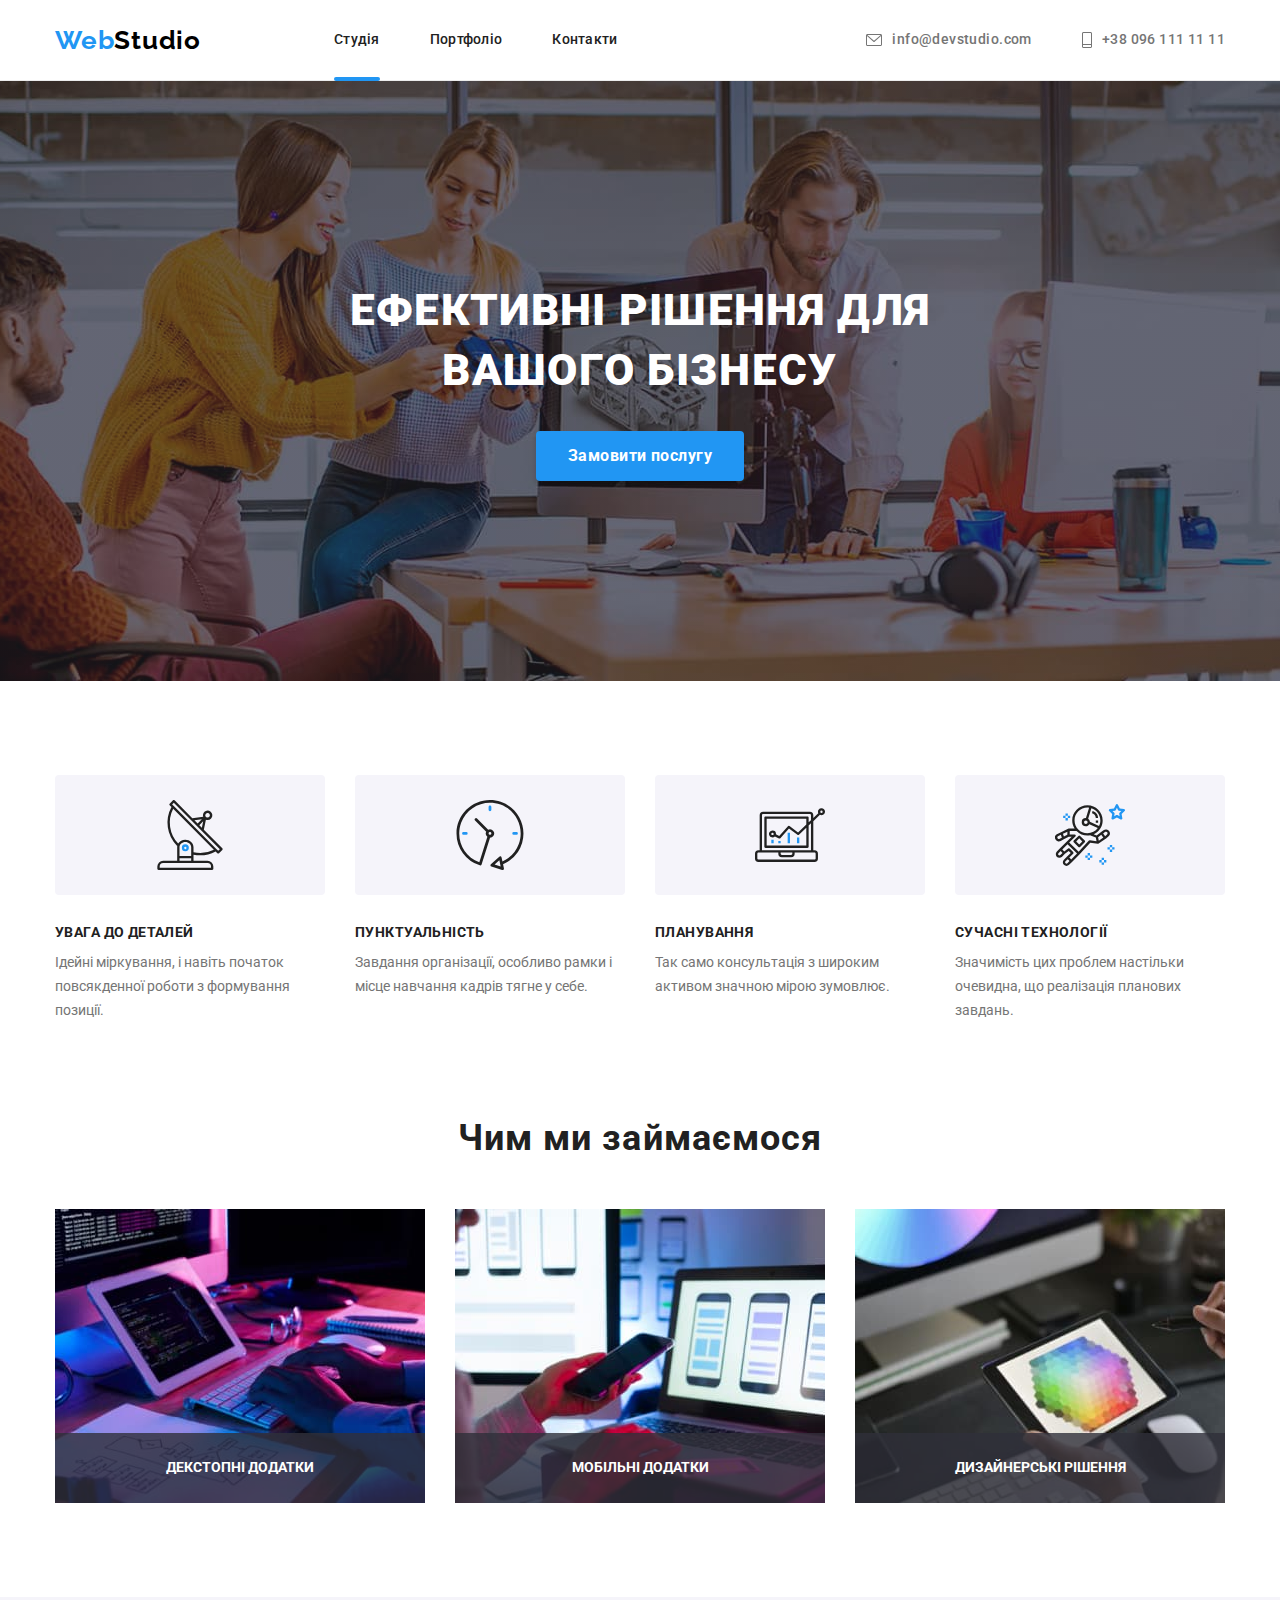
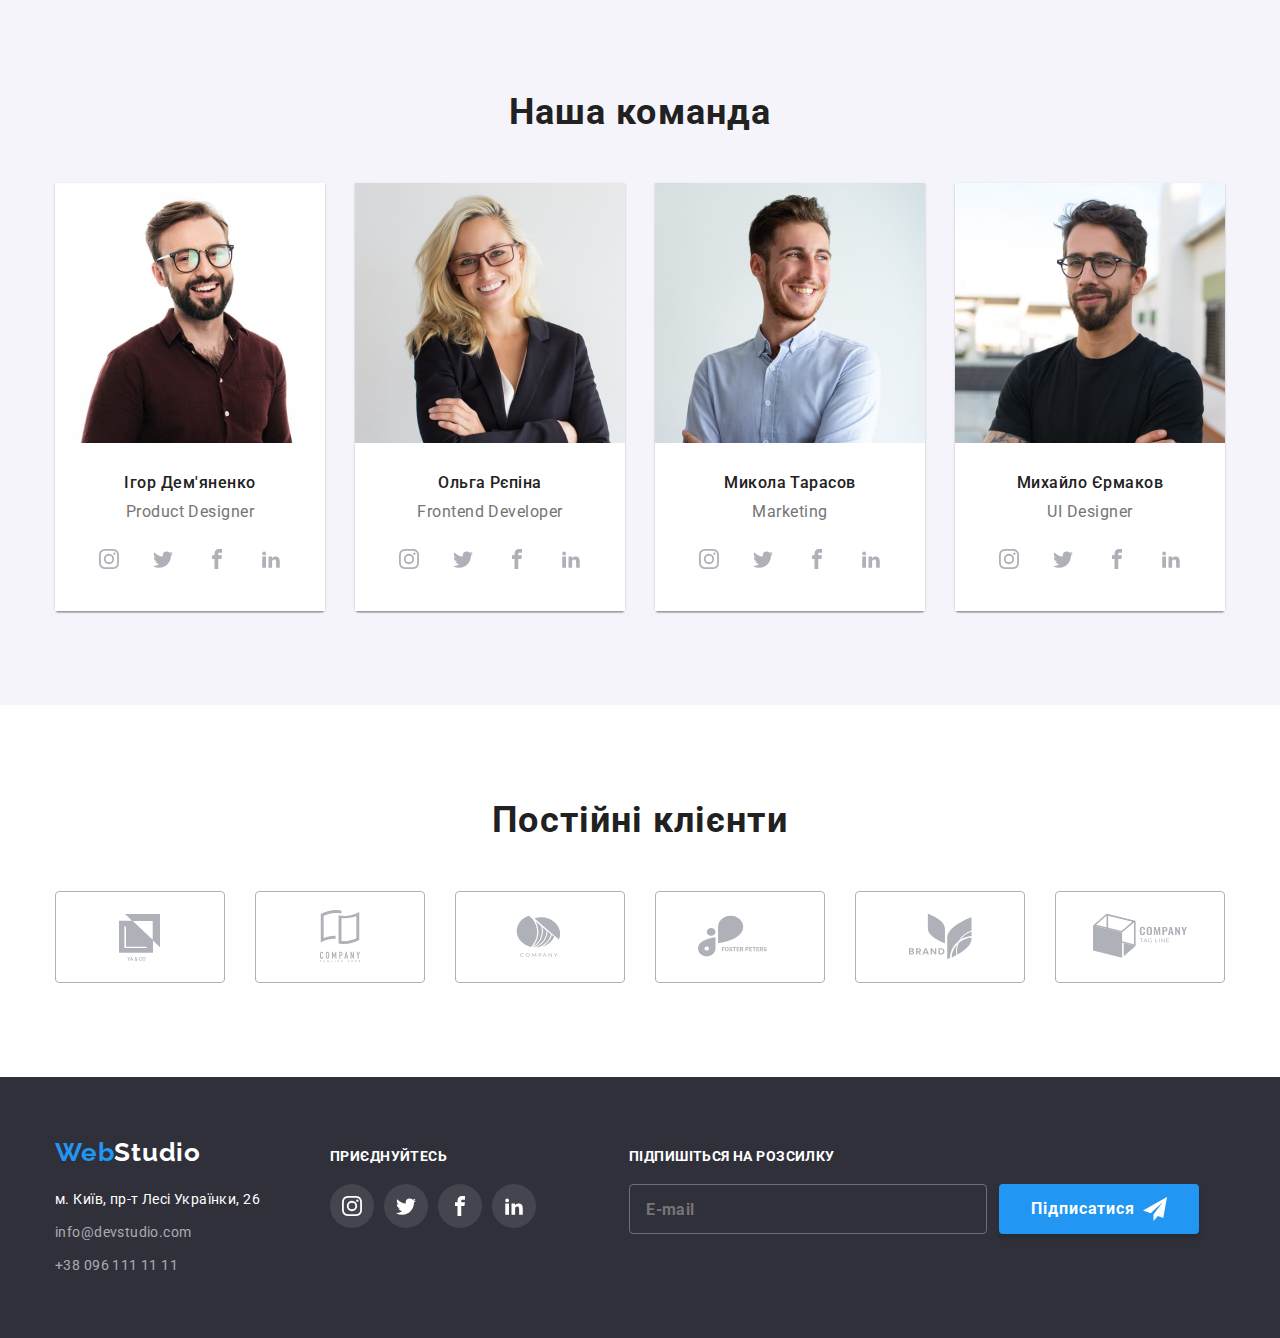
<file: index.html>
<!DOCTYPE html>
<html lang="uk">

<head>
  <meta charset="UTF-8" />
  <meta http-equiv="X-UA-Compatible" content="IE=edge" />
  <meta name="viewport" content="width=device-width, initial-scale=1.0" />
  <title>WebStudio</title>
  <link rel="preconnect" href="https://fonts.googleapis.com">
  <link rel="preconnect" href="https://fonts.gstatic.com" crossorigin>
  <link href="https://fonts.googleapis.com/css2?family=Raleway:wght@700&family=Roboto:wght@400;500;700;900&display=swap"
    rel="stylesheet">
  <link rel="stylesheet" href="./css/main.min.css">
</head>

<body>

  <header class="header">
    <div class="container">
      <nav class="header__box">
        <div class="navigate__mobile">
          <a href="./index.html" lang="en" class="header__logo link"><span class="logo-accent">Web</span>Studio</a>

          <button class="mobile__menu js-open-menu" type="button" aria-expanded="false" aria-controls="mobile-menu">
            <svg width="40" height="40" aria-label="Перемикання на мобільне меню">
              <use class="mobile__icon-open" href="./images/icons.svg#icon-mobile-menu-open"></use>
            </svg>
          </button>

          <div class="mobile__container js-menu-container" id="mobile-menu">
            <div class="mobile__container-block">

              <button class="mobile__menu js-close-menu" type="button">
                <svg width="40" height="40" aria-label="Вимкнення мобільного меню">
                  <use class="mobile__icon-close" href="./images/icons.svg#icon-mobile-menu-close"></use>
                </svg>
              </button>

              <ul class="mobile__nav list">
                <li class="mobile__item-nav"><a href="./index.html" class="link mobile__current">Студія</a></li>
                <li class="mobile__item-nav"><a href="./portfolio.html" class="link">Портфоліо</a></li>
                <li class="mobile__item-nav"><a href="" class="link">Контакти</a></li>
              </ul>
              <ul class="mobile__contacts list">
                <li class="mobile__item-tel">
                  <a href="tel:+380961111111" class="link">
                    +38 096 111 11 11
                  </a>
                </li>
                <li class="mobile__item-mail">
                  <a href="mailto:info@devstudio.com" lang="en" class="link">
                    info@devstudio.com
                  </a>
                </li>
              </ul>
              <div class="mobile__socials">
                <ul class="mobile__social list">
                  <li class="mobile__social-item">
                    <a href="#" class="mobile__social-link link">Instagram</a><span class="mobile__separator"></span>
                  </li>
                  <li class="mobile__social-item">
                    <a href="#" class="mobile__social-link link">Twitter</a><span class="mobile__separator"></span>
                  </li>
                  <li class="mobile__social-item">
                    <a href="#" class="mobile__social-link link">Facebook</a><span class="mobile__separator"></span>
                  </li>
                  <li class="mobile__social-item">
                    <a href="#" class="mobile__social-link link">LinkedIn</a>
                  </li>
                </ul>
              </div>
            </div>
          </div>
        </div>
        <div class="navigate__menu">
          <div class="navigate__link">
            <ul class="nav list">
              <li class="header__item-nav"><a href="./index.html" class="link current">Студія</a></li>
              <li class="header__item-nav"><a href="./portfolio.html" class="link">Портфоліо</a></li>
              <li class="header__item-nav"><a href="" class="link">Контакти</a></li>
            </ul>
          </div>
          <div class="navigate__contact">
            <ul class="contacts list">
              <li class="header__item-mail">
                <a href="mailto:info@devstudio.com" lang="en" class="link">
                  <svg class="header__icon" width="16" height="12">
                    <use href="./images/icons.svg#icon-mail"></use>
                  </svg>
                  info@devstudio.com</a>
              </li>
              <li class="header__item">
                <a href="tel:+380961111111" class="header__link link">
                  <svg class="header__icon" width="10" height="16">
                    <use href="./images/icons.svg#icon-phone"></use>
                  </svg>
                  +38 096 111 11 11
                </a>
              </li>
            </ul>
          </div>
        </div>
      </nav>
    </div>
  </header>

  <main>
    <section class="hero">
      <div class="hero__section">
        <div class="container">
          <h1 class="hero__title">Ефективні рішення для вашого бізнесу</h1>
          <button type="button" class="hero__button" data-modal-open>Замовити послугу</button>
        </div>
      </div>
    </section>

    <div class="backdrop is-hidden" data-modal>
      <div class="modal__window">
        <button class="modal__close" type="button" data-modal-close>
          <svg class="icon" width="11" height="11">
            <use href="./images/icons.svg#icon-modal-close"></use>
          </svg>
        </button>
        <form class="modal__form">
          <b class="modal__form-titel">
            Залиште свої дані, ми вам передзвонимо
          </b>
          <ul class="modal__form-inputs list">
            <li>
              <label for="user-name" class="modal__input-label">Ім'я</label>
              <div class="modal__inputs">
                <input type="text" name="user-name" id="user-name" class="modal__input" placeholder=" " required />
                <svg class="input-icon" width="12" height="12">
                  <use href="./images/icons.svg#icon-modal-name"></use>
                </svg>
              </div>
            </li>
            <li>
              <label for="user-phone" class="modal__input-label">Телефон</label>
              <div class="modal__inputs">
                <input type="tel" name="user-phone" id="user-phone" class="modal__input" placeholder=" " required />
                <svg class="input-icon" width="13" height="13">
                  <use href="./images/icons.svg#icon-modal-phone"></use>
                </svg>
              </div>
            </li>
            <li>
              <label for="user-email" class="modal__input-label">Пошта</label>
              <div class="modal__inputs">
                <input type="email" name="email" id="user-email" class="modal__input" placeholder=" " required />
                <svg class="input-icon" width="15" height="12">
                  <use href="./images/icons.svg#icon-modal-email"></use>
                </svg>
              </div>
            </li>
            <li>
              <label for="feedback" class="modal__input-label">Коментар</label>
              <textarea class="modal__text-input" name="feedback" id="feedback" rows="8"
                placeholder="Введіть текст"></textarea>
            </li>
          </ul>
          <div class="modal__checkbox">
            <label for="accept" class="checkbox__label">
              <input class="checkbox__input" type="checkbox" name="accept" id="accept" value="accept" required />
              <svg class="checkbox__icon" width="16" height="15">
                <use href="./images/icons.svg#icon-modal-check"></use>
              </svg>
              Погоджуюся з розсилкою та приймаю
              <a class="checkbox__contract link" href="">Умови договору</a>
            </label>
          </div>
          <button class="modal__btn-send" type="submit">Відправити</button>
        </form>
      </div>
    </div>

    <section class="advantages section">
      <div class="container">
        <h2 class="visually-hidden">Підхід до роботи</h2>
        <ul class="advantages__items list">
          <li class="advantages__item">
            <div class="advantages__boxicon">
              <svg class="advantages__icon" width="70" height="70">
                <use href="./images/icons.svg#icon-antenna"></use>
              </svg>
            </div>
            <h3 class="advantages__title">Увага до деталей</h3>
            <p class="advantages__text">
              Ідейні міркування, і навіть початок повсякденної роботи з
              формування позиції.
            </p>
          </li>
          <li class="advantages__item">
            <div class="advantages__boxicon">
              <svg class="advantages__icon" width="70" height="70">
                <use href="./images/icons.svg#icon-clock"></use>
              </svg>
            </div>
            <h3 class="advantages__title">Пунктуальність</h3>
            <p class="advantages__text">
              Завдання організації, особливо рамки і місце навчання кадрів тягне
              у себе.
            </p>
          </li>
          <li class="advantages__item">
            <div class="advantages__boxicon">
              <svg class="advantages__icon" width="70" height="70">
                <use href="./images/icons.svg#icon-diagram"></use>
              </svg>
            </div>
            <h3 class="advantages__title">Планування</h3>
            <p class="advantages__text">
              Так само консультація з широким активом значною мірою зумовлює.
            </p>
          </li>
          <li class="advantages__item">
            <div class="advantages__boxicon">
              <svg class="advantages__icon" width="70" height="70">
                <use href="./images/icons.svg#icon-astronaut"></use>
              </svg>
            </div>
            <h3 class="advantages__title">Сучасні технології</h3>
            <p class="advantages__text">
              Значимість цих проблем настільки очевидна, що реалізація планових
              завдань.
            </p>
          </li>
        </ul>
      </div>
    </section>

    <section class="services section">
      <div class="container">
        <h2 class="services__title">Чим ми займаємося</h2>
        <ul class="services__list list">
          <li>
            <div class="services__thumb">
              <img src="./images/what-do-we-do-img1.jpg" alt="програмування" width="370" />
              <p class="services__img">Декстопні додатки</p>
            </div>
          </li>
          <li>
            <div class="services__thumb">
              <img src="./images/what-do-we-do-img2.jpg" alt="мобільні застосунки" width="370" />
              <p class="services__img">Мобільні додатки</p>
            </div>
          </li>
          <li>
            <div class="services__thumb">
              <img src="./images/what-do-we-do-img3.jpg" alt="дизайн" width="370" />
              <p class="services__img">Дизайнерські рішення</p>
            </div>
          </li>
        </ul>
      </div>
    </section>

    <section class="ourteam section">
      <div class="container">
        <h2 class="ourteam__title">Наша команда</h2>
        <ul class="team list">
          <li class="team__card">
            <img srcset="
                  ./images/product-designer.jpg 270w,
                  ./images/product-designer@2x.jpg 540w,
                  ./images/product-designer@3x.jpg 810w,
                  " src="./images/product-designer.jpg" alt="дизайнер продукту"
              sizes="(min-width: 1200px) 25vw, (min-width: 768px) 50vw, 100vw" />
            <div class="team__title">
              <h3 class="team__name">Ігор Дем'яненко</h3>
              <p class="team__job" lang="en">Product Designer</p>
              <ul class="team__socials list">
                <li class="social">
                  <a href="" class="social__link link">
                    <svg class="social__icon" width="20" height="20">
                      <use href="./images/icons.svg#icon-instagram"></use>
                    </svg>
                  </a>
                </li>
                <li class="social">
                  <a href="" class="social__link link">
                    <svg class="social__icon" width="20" height="20">
                      <use href="./images/icons.svg#icon-twitter"></use>
                    </svg>
                  </a>
                </li>
                <li class="social">
                  <a href="" class="social__link link">
                    <svg class="social__icon" width="20" height="20">
                      <use href="./images/icons.svg#icon-facebook"></use>
                    </svg>
                  </a>
                </li>
                <li class="social">
                  <a href="" class="social__link link">
                    <svg class="social__icon" width="20" height="20">
                      <use href="./images/icons.svg#icon-linkedin2"></use>
                    </svg>
                  </a>
                </li>
              </ul>
            </div>
          </li>
          <li class="team__card">
            <img srcset="
                  ./images/frontend-developer.jpg 270w,
                  ./images/frontend-developer@2x.jpg 540w,
                  ./images/frontend-developer@3x.jpg 810w,
                  " src="./images/frontend-developer.jpg" alt="фронтенд розробник"
              sizes="(min-width: 1200px) 25vw, (min-width: 768px) 50vw, 100vw" />
            <div class="team__title">
              <h3 class="team__name">Ольга Рєпіна</h3>
              <p class="team__job" lang="en">Frontend Developer</p>
              <ul class="team__socials list">
                <li class="social">
                  <a href="" class="social__link link">
                    <svg class="social__icon" width="20" height="20">
                      <use href="./images/icons.svg#icon-instagram"></use>
                    </svg>
                  </a>
                </li>
                <li class="social">
                  <a href="" class="social__link link">
                    <svg class="social__icon" width="20" height="20">
                      <use href="./images/icons.svg#icon-twitter"></use>
                    </svg>
                  </a>
                </li>
                <li class="social">
                  <a href="" class="social__link link">
                    <svg class="social__icon" width="20" height="20">
                      <use href="./images/icons.svg#icon-facebook"></use>
                    </svg>
                  </a>
                </li>
                <li class="social">
                  <a href="" class="social__link link">
                    <svg class="social__icon" width="20" height="20">
                      <use href="./images/icons.svg#icon-linkedin2"></use>
                    </svg>
                  </a>
                </li>
              </ul>
            </div>
          </li>
          <li class="team__card">
            <img srcset="
                  ./images/marketing.jpg 270w,
                  ./images/marketing@2x.jpg 540w,
                  ./images/marketing@3x.jpg 810w,
                  " src="./images/marketing.jpg" alt="маркетолог"
              sizes="(min-width: 1200px) 25vw, (min-width: 768px) 50vw, 100vw" />
            <div class="team__title">
              <h3 class="team__name">Микола Тарасов</h3>
              <p class="team__job" lang="en">Marketing</p>
              <ul class="team__socials list">
                <li class="social">
                  <a href="" class="social__link link">
                    <svg class="social__icon" width="20" height="20">
                      <use href="./images/icons.svg#icon-instagram"></use>
                    </svg>
                  </a>
                </li>
                <li class="social">
                  <a href="" class="social__link link">
                    <svg class="social__icon" width="20" height="20">
                      <use href="./images/icons.svg#icon-twitter"></use>
                    </svg>
                  </a>
                </li>
                <li class="social">
                  <a href="" class="social__link link">
                    <svg class="social__icon" width="20" height="20">
                      <use href="./images/icons.svg#icon-facebook"></use>
                    </svg>
                  </a>
                </li>
                <li class="social">
                  <a href="" class="social__link link">
                    <svg class="social__icon" width="20" height="20">
                      <use href="./images/icons.svg#icon-linkedin2"></use>
                    </svg>
                  </a>
                </li>
              </ul>
            </div>
          </li>
          <li class="team__card">
            <img srcset="
                  ./images/ui-designer.jpg 270w,
                  ./images/ui-designer@2x.jpg 540w,
                  ./images/ui-designer@3x.jpg 810w,
                  " src="./images/ui-designer.jpg" alt="дизайнер графічний"
              sizes="(min-width: 1200px) 25vw, (min-width: 768px) 50vw, 100vw" />
            <div class="team__title">
              <h3 class="team__name">Михайло Єрмаков</h3>
              <p class="team__job" lang="en">UI Designer</p>
              <ul class="team__socials list">
                <li class="social">
                  <a href="" class="social__link link">
                    <svg class="social__icon" width="20" height="20">
                      <use href="./images/icons.svg#icon-instagram"></use>
                    </svg>
                  </a>
                </li>
                <li class="social">
                  <a href="" class="social__link link">
                    <svg class="social__icon" width="20" height="20">
                      <use href="./images/icons.svg#icon-twitter"></use>
                    </svg>
                  </a>
                </li>
                <li class="social">
                  <a href="" class="social__link link">
                    <svg class="social__icon" width="20" height="20">
                      <use href="./images/icons.svg#icon-facebook"></use>
                    </svg>
                  </a>
                </li>
                <li class="social">
                  <a href="" class="social__link link">
                    <svg class="social__icon" width="20" height="20">
                      <use href="./images/icons.svg#icon-linkedin2"></use>
                    </svg>
                  </a>
                </li>
              </ul>
            </div>
          </li>
        </ul>
      </div>
    </section>

    <section class="clients section">
      <div class="container">
        <h2 class="clients__title">Постійні клієнти</h2>
        <ul class="clients__list list">
          <li class="clients__item">
            <a href="" class="clients__link link">
              <svg class="clients__icon" width="106" height="60">
                <use href="./images/icons.svg#icon-com1"></use>
              </svg>
            </a>
          </li>
          <li class="clients__item">
            <a href="" class="clients__link link">
              <svg class="clients__icon" width="106" height="60">
                <use href="./images/icons.svg#icon-com2"></use>
              </svg>
            </a>
          </li>
          <li class="clients__item">
            <a href="" class="clients__link link">
              <svg class="clients__icon" width="106" height="60">
                <use href="./images/icons.svg#icon-com3"></use>
              </svg>
            </a>
          </li>
          <li class="clients__item">
            <a href="" class="clients__link link">
              <svg class="clients__icon" width="106" height="60">
                <use href="./images/icons.svg#icon-com4"></use>
              </svg>
            </a>
          </li>
          <li class="clients__item">
            <a href="" class="clients__link link">
              <svg class="clients__icon" width="106" height="60">
                <use href="./images/icons.svg#icon-com5"></use>
              </svg>
            </a>
          </li>
          <li class="clients__item">
            <a href="" class="clients__link link">
              <svg class="clients__icon" width="106" height="60">
                <use href="./images/icons.svg#icon-com6"></use>
              </svg>
            </a>
          </li>
        </ul>
      </div>
    </section>
  </main>

  <footer class="footer">
    <div class="container footer__box">
      <div class="footer__info">
        <div class="footer__adressblok">
          <a href="./index.html" lang="en" class="footer__logo link"><span class="logo-accent">Web</span>Studio</a>
          <address class="adressblok">
            <ul class="adressblok__contacts list">
              <li class="adressblok__item">
                <a class="adressblok__adress link" href="https://goo.gl/maps/2sXjkp3v6WPnK2FJ7" target="_blank"
                  rel="noopener noreferrer nofollow">
                  м. Київ, пр-т Лесі Українки, 26
                </a>
              </li>
              <li class="adressblok__item"><a class="adressblok__contact link" href="mailto:info@devstudio.com"
                  lang="en">info@devstudio.com</a>
              </li>
              <li class="adressblok__item"><a class="adressblok__contact link" href="tel:+380961111111">+38 096 111 11
                  11</a>
              </li>
            </ul>
          </address>
        </div>
        <div class="footer__socialblock">
          <p class="footer__titel">приєднуйтесь</p>
          <ul class="socialblock__items list">
            <li class="socialblock__item">
              <a href="" class="socialblock__link link">
                <svg class="socialblock__icon" width="20" height="20">
                  <use href="./images/icons.svg#icon-instagram"></use>
                </svg>
              </a>
            </li>
            <li class="socialblock__item">
              <a href="" class="socialblock__link link">
                <svg class="socialblock__icon" width="20" height="20">
                  <use href="./images/icons.svg#icon-twitter"></use>
                </svg>
              </a>
            </li>
            <li class="socialblock__item">
              <a href="" class="socialblock__link link">
                <svg class="socialblock__icon" width="20" height="20">
                  <use href="./images/icons.svg#icon-facebook"></use>
                </svg>
              </a>
            </li>
            <li class="socialblock__item">
              <a href="" class="socialblock__link link">
                <svg class="socialblock__icon" width="20" height="20">
                  <use href="./images/icons.svg#icon-linkedin2"></use>
                </svg>
              </a>
            </li>
          </ul>
        </div>
      </div>
      <div class="footer__subscribe">
        <p class="footer__titel">Підпишіться на розсилку</p>
        <form class="subscribe__form">
          <label class="subscribe__label" for="footer-user-email"></label>
          <input class="subscribe__input" type="email" name="footer-user-email" id="footer-user-email"
            placeholder="E-mail" required>
          <button class="subscribe__btn-send" type="submit">Підписатися
            <svg class="subscribe__icon" width="24" height="24">
              <use href="./images/icons.svg#icon-footer-send"></use>
            </svg>
          </button>
        </form>
      </div>
    </div>
  </footer>

  <script src="./js/modal.js"></script>
  <script defer src="js/mobile-menu.js"></script>

</body>

</html>
</file>
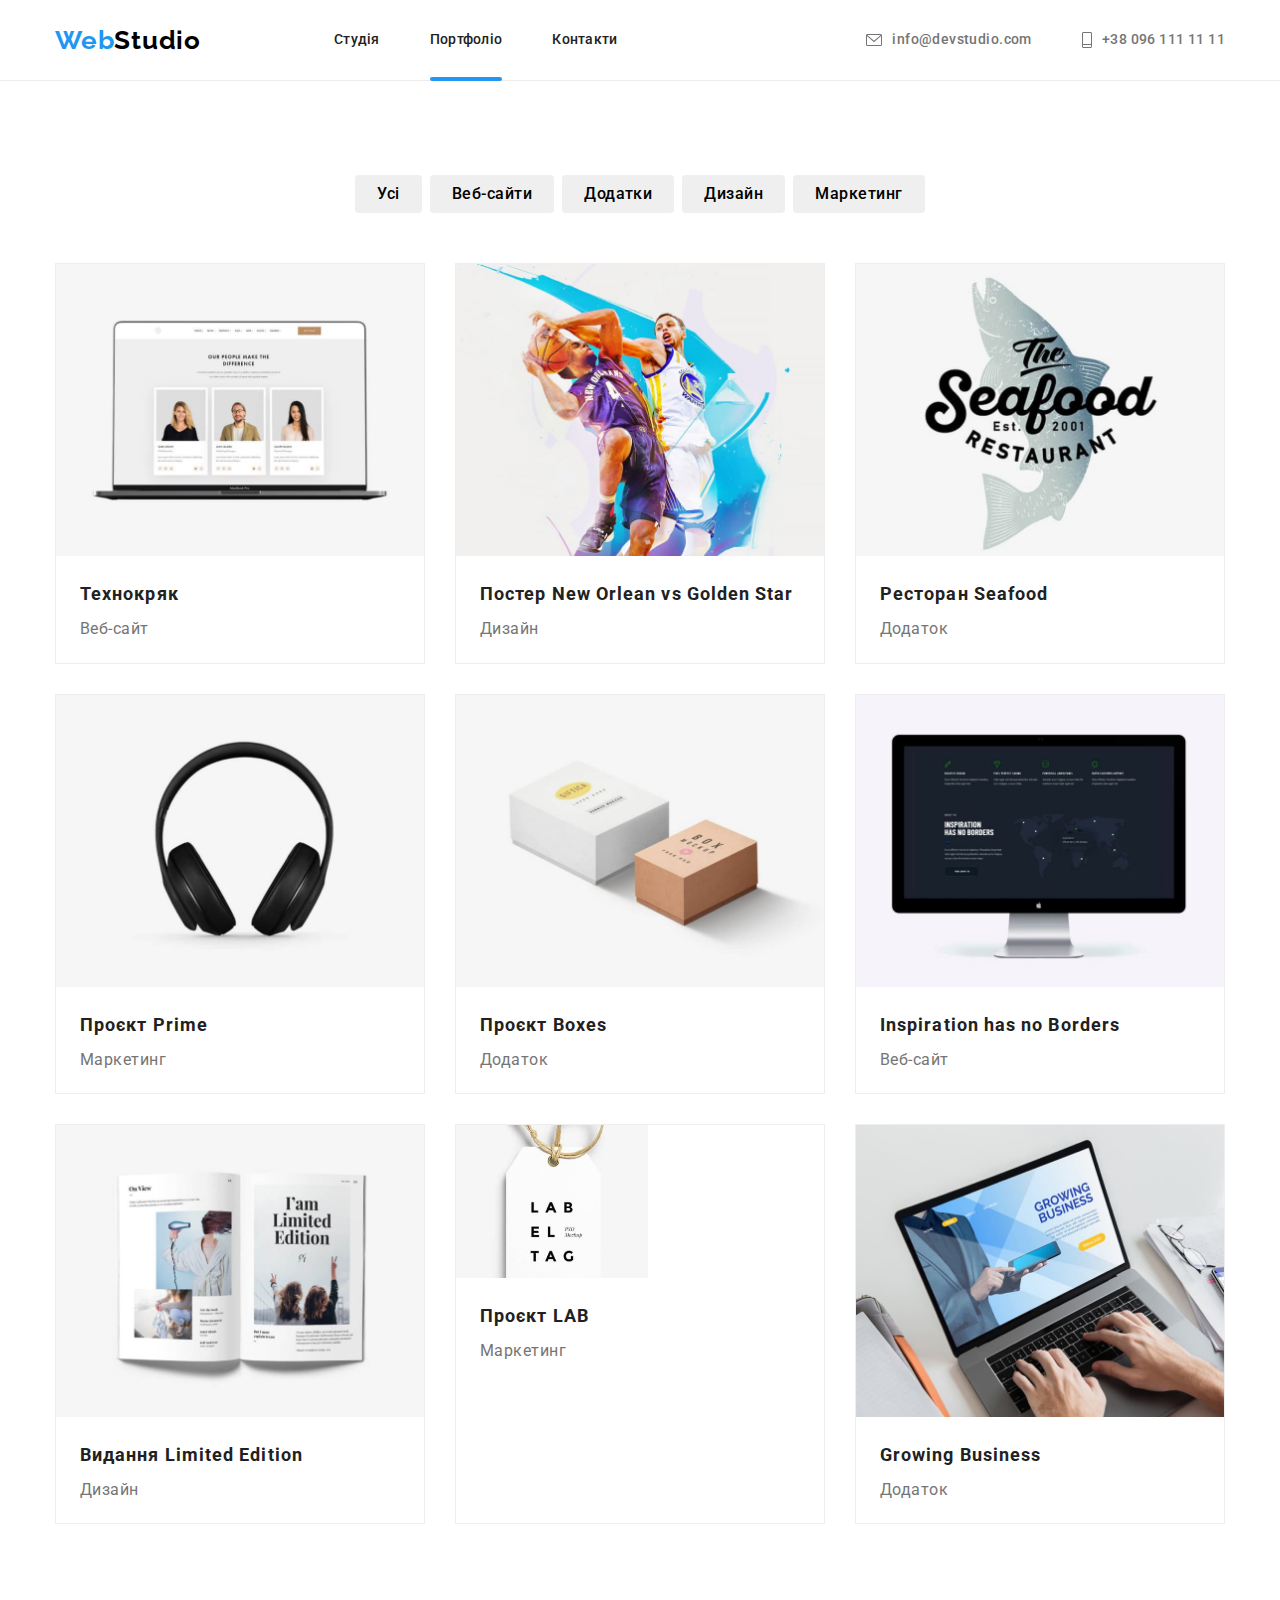
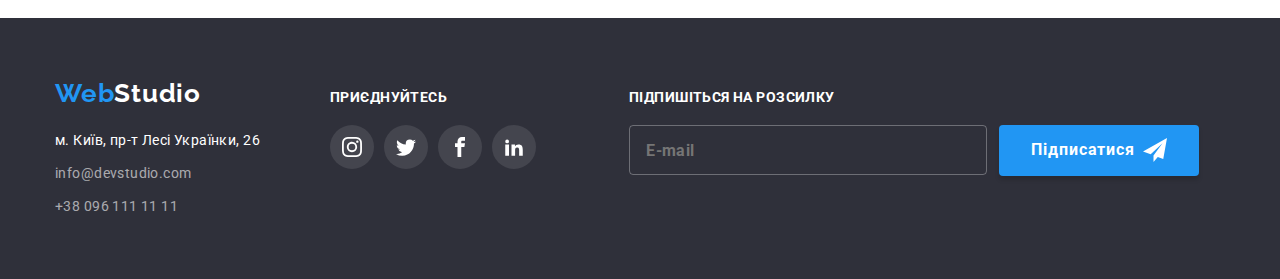
<file: portfolio.html>
<!DOCTYPE html>
<html lang="uk">

<head>
  <meta charset="UTF-8" />
  <meta http-equiv="X-UA-Compatible" content="IE=edge" />
  <meta name="viewport" content="width=device-width, initial-scale=1.0" />
  <title>WebStudio</title>
  <link rel="preconnect" href="https://fonts.googleapis.com">
  <link rel="preconnect" href="https://fonts.gstatic.com" crossorigin>
  <link href="https://fonts.googleapis.com/css2?family=Raleway:wght@700&family=Roboto:wght@400;500;700;900&display=swap"
    rel="stylesheet">
  <link rel="stylesheet" href="./css/main.min.css">
</head>

<body>

  <header class="header">
    <div class="container">
      <nav class="header__box">
        <div class="navigate__mobile">
          <a href="./index.html" lang="en" class="header__logo link"><span class="logo-accent">Web</span>Studio</a>

          <button class="mobile__menu js-open-menu" type="button" aria-expanded="false" aria-controls="mobile-menu">
            <svg width="40" height="40" aria-label="Перемикання на мобільне меню">
              <use class="mobile__icon-open" href="./images/icons.svg#icon-mobile-menu-open"></use>
            </svg>
          </button>

          <div class="mobile__container js-menu-container" id="mobile-menu">
            <div class="mobile__container-block">

              <button class="mobile__menu js-close-menu" type="button">
                <svg width="40" height="40" aria-label="Вимкнення мобільного меню">
                  <use class="mobile__icon-close" href="./images/icons.svg#icon-mobile-menu-close"></use>
                </svg>
              </button>

              <ul class="mobile__nav list">
                <li class="mobile__item-nav"><a href="./index.html" class="link">Студія</a></li>
                <li class="mobile__item-nav"><a href="./portfolio.html" class="link mobile__current">Портфоліо</a></li>
                <li class="mobile__item-nav"><a href="" class="link">Контакти</a></li>
              </ul>
              <ul class="mobile__contacts list">
                <li class="mobile__item-tel">
                  <a href="tel:+380961111111" class="link">
                    +38 096 111 11 11
                  </a>
                </li>
                <li class="mobile__item-mail">
                  <a href="mailto:info@devstudio.com" lang="en" class="link">
                    info@devstudio.com
                  </a>
                </li>
              </ul>
              <div class="mobile__socials">
                <ul class="mobile__social list">
                  <li class="mobile__social-item">
                    <a href="#" class="mobile__social-link link">Instagram</a><span class="mobile__separator"></span>
                  </li>
                  <li class="mobile__social-item">
                    <a href="#" class="mobile__social-link link">Twitter</a><span class="mobile__separator"></span>
                  </li>
                  <li class="mobile__social-item">
                    <a href="#" class="mobile__social-link link">Facebook</a><span class="mobile__separator"></span>
                  </li>
                  <li class="mobile__social-item">
                    <a href="#" class="mobile__social-link link">LinkedIn</a>
                  </li>
                </ul>
              </div>
            </div>
          </div>
        </div>
        <div class="navigate__menu">
          <div class="navigate__link">
            <ul class="nav list">
              <li class="header__item-nav"><a href="./index.html" class="link">Студія</a></li>
              <li class="header__item-nav"><a href="./portfolio.html" class="link current">Портфоліо</a></li>
              <li class="header__item-nav"><a href="" class="link">Контакти</a></li>
            </ul>
          </div>
          <div class="navigate__contact">
            <ul class="contacts list">
              <li class="header__item-mail">
                <a href="mailto:info@devstudio.com" lang="en" class="link">
                  <svg class="header__icon" width="16" height="12">
                    <use href="./images/icons.svg#icon-mail"></use>
                  </svg>
                  info@devstudio.com</a>
              </li>
              <li class="header__item">
                <a href="tel:+380961111111" class="header__link link">
                  <svg class="header__icon" width="10" height="16">
                    <use href="./images/icons.svg#icon-phone"></use>
                  </svg>
                  +38 096 111 11 11
                </a>
              </li>
            </ul>
          </div>
        </div>
      </nav>
    </div>
  </header>

  <main>
    <section class="portfolio section">
      <div class="container">
        <h1 class="visually-hidden">Фільтр проєктів</h1>
        <ul class="portfolio__filter list">
          <li class="portfolio__item"><button type="button" class="portfolio__button">Усі</button></li>
          <li class="portfolio__item"><button type="button" class="portfolio__button">Веб-сайти</button></li>
          <li class="portfolio__item"><button type="button" class="portfolio__button">Додатки</button></li>
          <li class="portfolio__item"><button type="button" class="portfolio__button">Дизайн</button></li>
          <li class="portfolio__item"><button type="button" class="portfolio__button">Маркетинг</button></li>
        </ul>
        <ul class="card list">
          <li class="card__list">
            <a href="" class="overley link">
              <div class="card__block">
                <img srcset="
                  ./images/website-tehnokryak.jpg 370w,
                  ./images/website-tehnokryak@2x.jpg 740w,
                  ./images/website-tehnokryak@3x.jpg 1010w,
                  " src="./images/website-tehnokryak.jpg" alt="ноутбук зі стартовою сторінкою"
                  sizes="(min-width: 1200px) 30vw, (min-width: 768px) 60vw, 100vw" />
                <div class="overley__box">
                  <p class="overley__text">Ресурс пропонує комплексні пропозиції з різним рівнем
                    функціоналу та сервісів. Все це дозволить відвідувачу
                    отримати вичерпні відомості про компанію чи приватну
                    особу.</p>
                </div>
              </div>
              <div class="card__title">
                <h2 class="card__name">Технокряк</h2>
                <p class="card__link">Веб-сайт</p>
              </div>
            </a>
          </li>
          <li class="card__list">
            <a href="" class="overley link">
              <div class="card__block">
                <img srcset="
                  ./images/design-new-orlean.jpg 370w,
                  ./images/design-new-orlean@2x.jpg 740w,
                  ./images/design-new-orlean@3x.jpg 1010w,
                  " src="./images/design-new-orlean.jpg" alt="два баскетболісти з м'ячем"
                  sizes="(min-width: 1200px) 30vw, (min-width: 768px) 60vw, 100vw" />
                <div class="overley__box">
                  <p class="overley__text">Ресурс пропонує комплексні пропозиції з різним рівнем
                    функціоналу та сервісів. Все це дозволить відвідувачу
                    отримати вичерпні відомості про компанію чи приватну
                    особу.</p>
                </div>
              </div>
              <div class="card__title">
                <h2 class="card__name">Постер <span lang="en">New Orlean vs Golden Star</span></h2>
                <p class="card__link">Дизайн</p>
              </div>
            </a>
          </li>
          <li class="card__list">
            <a href="" class="overley link">
              <div class="card__block">
                <img srcset="
                  ./images/application-sea-food.jpg 370w,
                  ./images/application-sea-food@2x.jpg 740w,
                  ./images/application-sea-food@3x.jpg 1010w,
                  " src="./images/application-sea-food.jpg" alt="логотип на фоні великої риби"
                  sizes="(min-width: 1200px) 30vw, (min-width: 768px) 60vw, 100vw" />
                <div class="overley__box">
                  <p class="overley__text">Ресурс пропонує комплексні пропозиції з різним рівнем
                    функціоналу та сервісів. Все це дозволить відвідувачу
                    отримати вичерпні відомості про компанію чи приватну
                    особу.</p>
                </div>
              </div>
              <div class="card__title">
                <h2 class="card__name">Ресторан <span lang="en">Seafood</span></h2>
                <p class="card__link">Додаток</p>
              </div>
            </a>
          </li>
          <li class="card__list">
            <a href="" class="overley link">
              <div class="card__block">
                <img srcset="
                  ./images/marketing-prime.jpg 370w,
                  ./images/marketing-prime@2x.jpg 740w,
                  ./images/marketing-prime@3x.jpg 1010w,
                  " src="./images/marketing-prime.jpg" alt="великі навушники"
                  sizes="(min-width: 1200px) 30vw, (min-width: 768px) 60vw, 100vw" />
                <div class="overley__box">
                  <p class="overley__text">Ресурс пропонує комплексні пропозиції з різним рівнем
                    функціоналу та сервісів. Все це дозволить відвідувачу
                    отримати вичерпні відомості про компанію чи приватну
                    особу.</p>
                </div>
              </div>
              <div class="card__title">
                <h2 class="card__name">Проєкт Prime</h2>
                <p class="card__link">Маркетинг</p>
              </div>
            </a>
          </li>
          <li class="card__list">
            <a href="" class="overley link">
              <div class="card__block">
                <img srcset="
                  ./images/application-boxes.jpg 370w,
                  ./images/application-boxes@2x.jpg 740w,
                  ./images/application-boxes@3x.jpg 1010w,
                  " src="./images/application-boxes.jpg" alt="дві крафтові коробки"
                  sizes="(min-width: 1200px) 30vw, (min-width: 768px) 60vw, 100vw" />
                <div class="overley__box">
                  <p class="overley__text">Ресурс пропонує комплексні пропозиції з різним рівнем
                    функціоналу та сервісів. Все це дозволить відвідувачу
                    отримати вичерпні відомості про компанію чи приватну
                    особу.</p>
                </div>
              </div>
              <div class="card__title">
                <h2 class="card__name">Проєкт <span lang="en">Boxes</span></h2>
                <p class="card__link">Додаток</p>
              </div>
            </a>
          </li>
          <li class="card__list">
            <a href="" class="overley link">
              <div class="card__block">
                <img srcset="
                  ./images/website-inspiration.jpg 370w,
                  ./images/website-inspiration@2x.jpg 740w,
                  ./images/website-inspiration@3x.jpg 1010w,
                  " src="./images/website-inspiration.jpg" alt="монітор зі стартовою сторінкою"
                  sizes="(min-width: 1200px) 30vw, (min-width: 768px) 60vw, 100vw" />
                <div class="overley__box">
                  <p class="overley__text">Ресурс пропонує комплексні пропозиції з різним рівнем
                    функціоналу та сервісів. Все це дозволить відвідувачу
                    отримати вичерпні відомості про компанію чи приватну
                    особу.</p>
                </div>
              </div>
              <div class="card__title">
                <h2 class="card__name" lang="en">Inspiration has no Borders</h2>
                <p class="card__link">Веб-сайт</p>
              </div>
            </a>
          </li>
          <li class="card__list">
            <a href="" class="overley link">
              <div class="card__block">
                <img srcset="
                  ./images/design-limited-edition.jpg 370w,
                  ./images/design-limited-edition@2x.jpg 740w,
                  ./images/design-limited-edition@3x.jpg 1010w,
                  " src="./images/design-limited-edition.jpg" alt="глянцевий журнал з фото та описом"
                  sizes="(min-width: 1200px) 30vw, (min-width: 768px) 60vw, 100vw" />
                <div class="overley__box">
                  <p class="overley__text">Ресурс пропонує комплексні пропозиції з різним рівнем
                    функціоналу та сервісів. Все це дозволить відвідувачу
                    отримати вичерпні відомості про компанію чи приватну
                    особу.</p>
                </div>
              </div>
              <div class="card__title">
                <h2 class="card__name">Видання <span lang="en">Limited Edition</span></h2>
                <p class="card__link">Дизайн</p>
              </div>
            </a>
          </li>
          <li class="card__list">
            <a href="" class="overley link">
              <div class="card__block">
                <img srcset="
                  ./images/marketing-lab.jpg 370w,
                  ./images/marketing-lab@2x.jpg 740w,
                  ./images/marketing-lab@3x.jpg 1010w,
                  " src="./images/marketing-lab.jpg" alt="бірка з написом проєкту"
                  sizes="(min-width: 1200px) 30vw, (min-width: 768px) 60vw, 100vw" />
                <div class="overley__box">
                  <p class="overley__text">Ресурс пропонує комплексні пропозиції з різним рівнем
                    функціоналу та сервісів. Все це дозволить відвідувачу
                    отримати вичерпні відомості про компанію чи приватну
                    особу.</p>
                </div>
              </div>
              <div class="card__title">
                <h2 class="card__name">Проєкт <span lang="en">LAB</span></h2>
                <p class="card__link">Маркетинг</p>
              </div>
            </a>
          </li>
          <li class="card__list">
            <a href="" class="overley link">
              <div class="card__block">
                <img srcset="
                  ./images/application-business.jpg 370w,
                  ./images/application-business@2x.jpg 740w,
                  ./images/application-business@3x.jpg 1010w,
                  " src="./images/application-business.jpg" alt="ноутбук зі стартовою сторінкою"
                  sizes="(min-width: 1200px) 30vw, (min-width: 768px) 60vw, 100vw" />
                <div class="overley__box">
                  <p class="overley__text">Ресурс пропонує комплексні пропозиції з різним рівнем
                    функціоналу та сервісів. Все це дозволить відвідувачу
                    отримати вичерпні відомості про компанію чи приватну
                    особу.</p>
                </div>
              </div>
              <div class="card__title">
                <h2 class="card__name" lang="en">Growing Business</h2>
                <p class="card__link">Додаток</p>
              </div>
            </a>
          </li>
        </ul>
      </div>
    </section>
  </main>

  <footer class="footer">
    <div class="container footer__box">
      <div class="footer__info">
        <div class="footer__adressblok">
          <a href="./index.html" lang="en" class="footer__logo link"><span class="logo-accent">Web</span>Studio</a>
          <address class="adressblok">
            <ul class="adressblok__contacts list">
              <li class="adressblok__item">
                <a class="adressblok__adress link" href="https://goo.gl/maps/2sXjkp3v6WPnK2FJ7" target="_blank"
                  rel="noopener noreferrer nofollow">
                  м. Київ, пр-т Лесі Українки, 26
                </a>
              </li>
              <li class="adressblok__item"><a class="adressblok__contact link" href="mailto:info@devstudio.com"
                  lang="en">info@devstudio.com</a>
              </li>
              <li class="adressblok__item"><a class="adressblok__contact link" href="tel:+380961111111">+38 096 111 11
                  11</a>
              </li>
            </ul>
          </address>
        </div>
        <div class="footer__socialblock">
          <p class="footer__titel">приєднуйтесь</p>
          <ul class="socialblock__items list">
            <li class="socialblock__item">
              <a href="" class="socialblock__link link">
                <svg class="socialblock__icon" width="20" height="20">
                  <use href="./images/icons.svg#icon-instagram"></use>
                </svg>
              </a>
            </li>
            <li class="socialblock__item">
              <a href="" class="socialblock__link link">
                <svg class="socialblock__icon" width="20" height="20">
                  <use href="./images/icons.svg#icon-twitter"></use>
                </svg>
              </a>
            </li>
            <li class="socialblock__item">
              <a href="" class="socialblock__link link">
                <svg class="socialblock__icon" width="20" height="20">
                  <use href="./images/icons.svg#icon-facebook"></use>
                </svg>
              </a>
            </li>
            <li class="socialblock__item">
              <a href="" class="socialblock__link link">
                <svg class="socialblock__icon" width="20" height="20">
                  <use href="./images/icons.svg#icon-linkedin2"></use>
                </svg>
              </a>
            </li>
          </ul>
        </div>
      </div>
      <div class="footer__subscribe">
        <p class="footer__titel">Підпишіться на розсилку</p>
        <form class="subscribe__form">
          <label class="subscribe__label" for="footer-user-email"></label>
          <input class="subscribe__input" type="email" name="footer-user-email" id="footer-user-email"
            placeholder="E-mail" required>
          <button class="subscribe__btn-send" type="submit">Підписатися
            <svg class="subscribe__icon" width="24" height="24">
              <use href="./images/icons.svg#icon-footer-send"></use>
            </svg>
          </button>
        </form>
      </div>
    </div>
  </footer>

  <script defer src="js/mobile-menu.js"></script>

</body>

</html>
</file>
<file: css/main.min.css>
/*! modern-normalize v1.1.0 | MIT License | https://github.com/sindresorhus/modern-normalize */*,::before,::after{box-sizing:border-box}html{line-height:1.15;-webkit-text-size-adjust:100%;-moz-tab-size:4;-o-tab-size:4;tab-size:4}body{margin:0;font-family:system-ui,-apple-system,"Segoe UI",Roboto,Helvetica,Arial,sans-serif,"Apple Color Emoji","Segoe UI Emoji"}hr{height:0;color:inherit}abbr[title]{-webkit-text-decoration:underline dotted;text-decoration:underline dotted}b,strong{font-weight:bolder}code,kbd,samp,pre{font-family:ui-monospace,SFMono-Regular,Consolas,"Liberation Mono",Menlo,monospace;font-size:1em}small{font-size:80%}sub,sup{font-size:75%;line-height:0;position:relative;vertical-align:baseline}sub{bottom:-0.25em}sup{top:-0.5em}table{text-indent:0;border-color:inherit}button,input,optgroup,select,textarea{font-family:inherit;font-size:100%;line-height:1.15;margin:0}button,select{text-transform:none}button,[type=button],[type=reset],[type=submit]{-webkit-appearance:button}::-moz-focus-inner{border-style:none;padding:0}:-moz-focusring{outline:1px dotted ButtonText}:-moz-ui-invalid{box-shadow:none}legend{padding:0}progress{vertical-align:baseline}::-webkit-inner-spin-button,::-webkit-outer-spin-button{height:auto}[type=search]{-webkit-appearance:textfield;outline-offset:-2px}::-webkit-search-decoration{-webkit-appearance:none}::-webkit-file-upload-button{-webkit-appearance:button;font:inherit}summary{display:list-item}body{font-family:Roboto,sans-serif;color:#757575;font-size:14px;font-weight:400}body.modal-open{overflow:hidden}h1,h2,h3,h4,h5,h6,p,ul{margin:0;padding:0}img{display:block;max-width:100%;height:auto}.container{margin-left:auto;margin-right:auto;padding-left:15px;padding-right:15px}@media screen and (min-width: 480px){.container{width:480px}}@media screen and (min-width: 768px){.container{width:768px}}@media screen and (min-width: 1200px){.container{width:1200px}}.section{padding-top:60px;padding-bottom:60px}@media screen and (min-width: 1200px){.section{padding-top:94px;padding-bottom:94px}}.list{list-style:none}.link{text-decoration:none;color:inherit}.visually-hidden{position:absolute;white-space:nowrap;width:1px;height:1px;overflow:hidden;border:0;padding:0;clip:rect(0 0 0 0);-webkit-clip-path:inset(50%);clip-path:inset(50%);margin:-1px}.advantages__boxicon{display:flex;justify-content:center;align-items:center;margin-bottom:30px;height:120px;background-color:#f5f4fa;border-radius:4px}.advantages__items{gap:30px}@media screen and (min-width: 768px){.advantages__items{display:flex;flex-wrap:wrap}}@media screen and (min-width: 1200px){.advantages__items{display:flex;justify-content:space-between}}.advantages__item{width:100%}@media screen and (min-width: 768px){.advantages__item{width:calc((100% - 30px)/2)}}@media screen and (min-width: 1200px){.advantages__item{width:calc((100% - 90px)/4)}}.advantages__title{color:#212121;font-weight:700;font-size:inherit;line-height:1.14;letter-spacing:.03em;text-transform:uppercase;margin-bottom:10px}.advantages__text{line-height:1.71}.advantages__text:not(:last-child){margin-bottom:30px}@media screen and (min-width: 1200px){.advantages__text{margin-bottom:0px}}.card{list-style:none;display:flex;flex-wrap:wrap;gap:30px}.card__list{border:1px solid #eee}.card__list:hover,.card__list:focus{box-shadow:0px 1px 1px rgba(0,0,0,.12),0px 4px 4px rgba(0,0,0,.06),1px 4px 6px rgba(0,0,0,.16)}@media screen and (min-width: 768px){.card__list{flex-basis:calc((100% - 30px)/2)}}@media screen and (min-width: 1200px){.card__list{flex-basis:calc((100% - 60px)/3)}}.card__title{padding:20px 24px}.card__name{color:#212121;font-weight:700;font-size:18px;line-height:2;letter-spacing:.06em;margin-bottom:4px}.card__link{color:inherit;font-size:16px;line-height:1.63;letter-spacing:.03em}.card__focus{display:block}.card__block{position:relative;overflow:hidden}.overley:hover .overley__box,.overley:focus .overley__box{opacity:1;transform:translateY(0%)}.overley__box{position:absolute;font-weight:400;font-size:18px;top:0;left:0;line-height:1.55;letter-spacing:.03em;padding:63px 24px;color:#fff;background-color:rgba(33,150,243,.9);opacity:0;transform:translateY(100%);transition:transform 250ms cubic-bezier(0.4, 0, 0.2, 1),opacity 250ms cubic-bezier(0.4, 0, 0.2, 1)}.checkbox__label{position:relative;display:flex;justify-content:center;align-items:center;cursor:pointer}.checkbox__input{-webkit-appearance:none;-moz-appearance:none;appearance:none}.checkbox__input:checked+.checkbox__icon{background-color:#2196f3;border-color:rgba(0,0,0,0)}.checkbox__icon{position:absolute;left:0px;width:16px;height:15px;background-color:rgba(0,0,0,0);background-size:contain;background-origin:border-box;border:2px solid #212121;border-radius:4px;margin-right:8px;cursor:pointer;transition:background-color 250ms cubic-bezier(0.4, 0, 0.2, 1)}@media screen and (min-width: 1200px){.checkbox__icon{left:13px}}.checkbox__contract{margin-left:5px;color:#2196f3;text-decoration:underline}.clients__title{color:#212121;font-weight:700;font-size:28px;line-height:1.17;letter-spacing:.03em;text-align:center;margin-bottom:30px}@media screen and (min-width: 1200px){.clients__title{color:#212121;font-weight:700;font-size:36px;line-height:1.17;letter-spacing:.03em;text-align:center;margin-bottom:50px}}.clients__list{display:flex;flex-wrap:wrap;gap:30px}@media screen and (min-width: 1200px){.clients__list{display:flex;justify-content:center}}.clients__link{display:flex;justify-content:center;align-items:center;fill:#afb1b8;height:92px;cursor:pointer;border:1px solid #afb1b8;border-radius:4px;transition:fill 250ms cubic-bezier(0.4, 0, 0.2, 1),border-color 250ms cubic-bezier(0.4, 0, 0.2, 1)}.clients__link:hover,.clients__link:focus{fill:#2196f3;border-color:#2196f3}.clients__item{width:calc((100% - 30px)/2)}@media screen and (min-width: 768px){.clients__item{width:calc((100% - 60px)/3)}}@media screen and (min-width: 1200px){.clients__item{width:170px}}.adressblok{font-style:normal}.adressblok__contacts{display:flex;flex-direction:column;gap:9px}.adressblok__contact{color:rgba(255,255,255,.6);line-height:1.71;letter-spacing:.03em;transition:color 250ms cubic-bezier(0.4, 0, 0.2, 1)}.adressblok__contact:hover,.adressblok__contact:focus{color:#2196f3}.adressblok__adress{color:#fff;line-height:1.71;letter-spacing:.03em;transition:color 250ms cubic-bezier(0.4, 0, 0.2, 1)}.adressblok__adress:hover,.adressblok__adress:focus{color:#2196f3}.socialblock__items{display:flex;justify-content:center;align-items:center;gap:10px}@media screen and (min-width: 1200px){.socialblock__items{display:flex}}.socialblock__link{display:flex;justify-content:center;align-items:center;width:44px;height:44px;background-color:rgba(255,255,255,.1);border-radius:50%;transition:background-color 250ms cubic-bezier(0.4, 0, 0.2, 1)}.socialblock__link:hover,.socialblock__link:focus{background-color:#2196f3}.socialblock__icon{fill:#fff}@media screen and (min-width: 1200px){.subscribe__form{display:inline-flex;justify-content:center}}.subscribe__input{width:100%;color:rgba(255,255,255,.6);font-weight:700;font-size:16px;line-height:1.25;letter-spacing:.03em;background-color:rgba(0,0,0,0);border:1px solid rgba(255,255,255,.3);border-radius:4px;padding:15px 16px}@media screen and (min-width: 768px){.subscribe__input{display:block;margin:0 auto;max-width:450px}}@media screen and (min-width: 1200px){.subscribe__input{min-width:358px;height:50px}}.subscribe__btn-send{display:inline-flex;justify-content:center;align-items:center;min-width:200px;font-family:inherit;color:#fff;font-weight:700;font-size:16px;line-height:1.88;background-color:#2196f3;border:none;cursor:pointer;border-radius:4px;box-shadow:0px 4px 4px rgba(0,0,0,.15);transition:background-color 250ms cubic-bezier(0.4, 0, 0.2, 1);letter-spacing:.06em;padding:10px 28px;margin-top:20px}.subscribe__btn-send:hover,.subscribe__btn-send:focus{background-color:#188ce8}@media screen and (min-width: 1200px){.subscribe__btn-send{margin-left:12px;margin-top:0px}}.subscribe__icon{fill:#fff;margin-left:8px}.footer{background-color:#2f303a;padding-top:60px;padding-bottom:60px}@media screen and (min-width: 1200px){.footer__box{display:flex;align-items:baseline}}.footer__info{display:block}@media screen and (min-width: 768px){.footer__info{display:flex;justify-content:space-around;align-items:baseline;margin-bottom:60px}}@media screen and (min-width: 1200px){.footer__info{display:flex;align-items:baseline;margin-bottom:0}}.footer__adressblok{text-align:center;margin-bottom:60px}@media screen and (min-width: 768px){.footer__adressblok{margin:0px}}@media screen and (min-width: 1200px){.footer__adressblok{text-align:start;width:-webkit-max-content;width:-moz-max-content;width:max-content}}.footer__socialblock{margin:0 auto;text-align:center;margin-bottom:60px}@media screen and (min-width: 768px){.footer__socialblock{margin:0px}}@media screen and (min-width: 1200px){.footer__socialblock{margin-left:70px;text-align:start}}.footer__titel{font-weight:700;line-height:1.143;letter-spacing:.03em;text-transform:uppercase;color:#fff;margin-bottom:20px}@media screen and (min-width: 1200px){.footer__titel{text-align:start}}.footer__subscribe{text-align:center}@media screen and (min-width: 1200px){.footer__subscribe{margin-left:93px}}.footer .adressblok__adress{color:#fff;transition:color 250ms cubic-bezier(0.4, 0, 0.2, 1)}.header{border-bottom:1px solid #ececec}@media screen and (min-width: 768px){.header__box{display:flex;justify-content:flex-start;align-items:center}}@media screen and (min-width: 1200px){.header__box{display:flex;justify-content:flex-start;align-items:center}}.header .current{color:#2196f3;transition:background-color 250ms cubic-bezier(0.4, 0, 0.2, 1)}.header .current::after{content:"";position:absolute;bottom:-1px;display:block;width:100%;height:4px;background-color:#2196f3;border-radius:2px}.header__icon{margin-right:10px}.header__item-mail{margin:0}@media screen and (min-width: 768px){.header__item-mail{margin-bottom:10px}}@media screen and (min-width: 1200px){.header__item-mail{margin-bottom:0px}}.nav{display:none;gap:50px}@media screen and (min-width: 768px){.nav{display:flex;align-items:center}}.nav .link{position:relative;display:block;padding-top:32px;padding-bottom:32px;color:#212121;font-weight:500;line-height:1.14;letter-spacing:.02em;transition:color 250ms cubic-bezier(0.4, 0, 0.2, 1)}.nav .link:hover,.nav .link:focus{color:#2196f3}.contacts{display:none;gap:50px}@media screen and (min-width: 768px){.contacts{display:block}}@media screen and (min-width: 1200px){.contacts{display:flex;align-items:center}}.contacts .link{display:flex;align-items:center;color:inherit;font-weight:500;font-size:12px;line-height:1.16;letter-spacing:.03em;text-decoration:none;fill:currentColor;transition:color 250ms cubic-bezier(0.4, 0, 0.2, 1)}@media screen and (min-width: 1200px){.contacts .link{font-size:14px;line-height:1.14;letter-spacing:.03em}}.contacts .link:hover,.contacts .link:focus{color:#2196f3}.navigate__menu{display:flex;justify-content:space-between;align-items:center;flex-grow:1}.navigate__contact,.navigate__mobile{display:flex;justify-content:space-between;align-items:center}.hero{margin:0 auto;background-size:cover;background-position:center;background-repeat:no-repeat;background-color:#2f303a;background-image:linear-gradient(to right, rgba(47, 48, 58, 0.4), rgba(47, 48, 58, 0.4)),url(../images/hero@3x.jpg);text-align:center}@media(min-device-pixel-ratio: 2),(-webkit-min-device-pixel-ratio: 2),(min-resolution: 192dpi),(min-resolution: 2dppx){.hero{background-image:url("/images/hero@3x.jpg")}}@media screen and (min-width: 768px){.hero{max-width:1199px;min-height:400px;background-image:linear-gradient(to right, rgba(47, 48, 58, 0.4), rgba(47, 48, 58, 0.4)),url(../images/hero@2x.jpg)}}@media screen and (min-width: 768px)and (min-device-pixel-ratio: 2),screen and (min-width: 768px)and (-webkit-min-device-pixel-ratio: 2),screen and (min-width: 768px)and (min-resolution: 192dpi),screen and (min-width: 768px)and (min-resolution: 2dppx){.hero{background-image:url("/images/hero@2x.jpg")}}@media screen and (min-width: 1200px){.hero{max-width:1600px;min-height:600px;background-image:linear-gradient(to right, rgba(47, 48, 58, 0.4), rgba(47, 48, 58, 0.4)),url(../images/hero.jpg)}}@media screen and (min-width: 1200px)and (min-device-pixel-ratio: 2),screen and (min-width: 1200px)and (-webkit-min-device-pixel-ratio: 2),screen and (min-width: 1200px)and (min-resolution: 192dpi),screen and (min-width: 1200px)and (min-resolution: 2dppx){.hero{background-image:url("/images/hero.jpg")}}.hero__section{padding-top:118px;padding-bottom:118px}@media screen and (min-width: 1200px){.hero__section{padding-top:200px;padding-bottom:200px}}.hero__title{max-width:360px;margin:0 auto;color:#fff;font-weight:900;font-size:26px;line-height:1.61;letter-spacing:.06em;text-transform:uppercase;margin-bottom:30px}@media screen and (min-width: 1200px){.hero__title{max-width:696px;font-size:44px;line-height:1.36;letter-spacing:.03em}}.hero__button{display:inline-block;min-width:216px;min-width:200px;font-family:inherit;color:#fff;font-weight:700;font-size:16px;line-height:1.88;background-color:#2196f3;border:none;cursor:pointer;border-radius:4px;box-shadow:0px 4px 4px rgba(0,0,0,.15);transition:background-color 250ms cubic-bezier(0.4, 0, 0.2, 1);letter-spacing:.03em;padding:10px 32px}.hero__button:hover,.hero__button:focus{background-color:#188ce8;border-radius:4px;box-shadow:0px 4px 4px rgba(0,0,0,.15)}.header__logo{color:#000;font-family:"Raleway";font-weight:700;font-size:26px;line-height:1.19;letter-spacing:.03em;padding-top:16px;padding-bottom:16px}@media screen and (min-width: 768px){.header__logo{margin-right:88px}}@media screen and (min-width: 1200px){.header__logo{margin-right:93px}}.logo-accent{color:#2196f3}.footer__logo{color:#fff;font-family:"Raleway";font-weight:700;font-size:26px;line-height:1.19;letter-spacing:.03em;display:inline-block;margin-bottom:20px}.mobile__menu{background:none;border:none;padding:0;display:flex;justify-content:center;align-items:center;width:40px;height:40px;cursor:pointer}.mobile__current{color:#2196f3;transition:background-color 250ms cubic-bezier(0.4, 0, 0.2, 1)}.mobile__container{visibility:visible;opacity:0;pointer-events:none;position:fixed;top:0;left:0;height:100vh;width:100vw;background-color:#fcfdfd;z-index:999;transform:translateX(100%);transition:transform 250ms cubic-bezier(0.4, 0, 0.2, 1),opacity 250ms cubic-bezier(0.4, 0, 0.2, 1),visibility 250ms cubic-bezier(0.4, 0, 0.2, 1)}@media screen and (min-width: 768px){.mobile__container{display:none}}.mobile__container.is-open{opacity:1;visibility:visible;pointer-events:initial;transform:translateX(0%)}@media screen and (min-width: 768px){.mobile__icon-open{display:none}}.mobile__container-block{position:relative;max-width:480px;min-height:100%;margin-left:auto;margin-right:auto;padding:48px 40px;display:flex;flex-direction:column}.mobile__container-block .mobile__menu{position:absolute;top:13px;right:15px;transition:transform 250ms cubic-bezier(0.4, 0, 0.2, 1)}.mobile__nav{font-weight:500;font-size:40px;line-height:1.175;letter-spacing:.02em;color:#212121;margin-bottom:auto}@media screen and (max-width: 479px){.mobile__nav{font-size:32px}}.mobile__item-nav:not(:last-child){margin-bottom:32px}.mobile__item-tel{font-weight:500;font-size:34px;line-height:1.17;letter-spacing:.02em;color:#2196f3;margin-bottom:64px}@media screen and (max-width: 479px){.mobile__item-tel{font-size:26px}}.mobile__item-mail{font-weight:500;font-size:24px;line-height:1.16;letter-spacing:.02em;color:#757575;margin-bottom:32px}.mobile__social{display:flex;justify-content:flex-start;align-items:flex-end;gap:10px;font-weight:500;font-size:18px;line-height:1.22;letter-spacing:.02em;color:#2196f3}@media screen and (max-width: 479px){.mobile__social{font-size:12px}}.mobile__separator{margin-left:10px;border-left:1px solid rgba(33,33,33,.2)}.backdrop{position:fixed;top:0;left:0;width:100%;height:100%;opacity:1;background-color:rgba(0,0,0,.2);transition:opacity 250ms cubic-bezier(0.4, 0, 0.2, 1);overflow-y:scroll}.is-hidden{visibility:visible;opacity:0;pointer-events:none}.modal__window{position:absolute;top:400px;left:50%;width:450px;height:609px;background-color:#fff;box-shadow:0px 1px 3px rgba(0,0,0,.12),0px 1px 1px rgba(0,0,0,.14),0px 2px 1px rgba(0,0,0,.2);border-radius:4px;transform:translate(-50%, -50%)}@media screen and (max-width: 479px){.modal__window{width:320px;height:600px}}@media screen and (min-width: 1200px){.modal__window{width:528px;height:581px}}.modal__close{position:absolute;top:8px;right:8px;cursor:pointer;width:30px;height:30px;padding:0;display:flex;justify-content:center;align-items:center;fill:#212121;background-color:#fff;border:1px solid rgba(0,0,0,.1);border-radius:50%;transition:fill 250ms cubic-bezier(0.4, 0, 0.2, 1)}.modal__close:hover,.modal__close:focus{fill:#2196f3}.modal__form{display:flex;flex-direction:column;padding:40px}.modal__form-titel{font-weight:700;font-size:20px;line-height:1.5;text-align:center;letter-spacing:.03em;color:#212121;margin-bottom:12px}@media screen and (min-width: 1200px){.modal__form-titel{line-height:1.15}}.modal__inputs{position:relative;display:flex;flex-direction:column;width:100%}.modal__input-label{display:block;font-size:12px;line-height:1.16;letter-spacing:.01em;color:#757575;margin-bottom:4px}.modal__input{max-height:40px;padding:11px 15px 11px 42px;border:1px solid rgba(33,33,33,.2);border-radius:4px;margin-bottom:10px;cursor:pointer;outline:none;transition:border-color 250ms cubic-bezier(0.4, 0, 0.2, 1)}.modal__input:focus{border-color:#2196f3}.modal__input:focus~.input-icon{fill:#2196f3}.modal__text-input{display:block;width:100%;height:120px;padding:12px 16px;font-size:12px;line-height:1.16;letter-spacing:.01em;border:1px solid rgba(33,33,33,.2);border-radius:4px;resize:none;outline:none;margin-bottom:20px;transition:border-color 250ms cubic-bezier(0.4, 0, 0.2, 1)}.modal__text-input:focus{border-color:#2196f3}.modal__text-input::-moz-placeholder{color:rgba(117,117,117,.5)}.modal__text-input:-ms-input-placeholder{color:rgba(117,117,117,.5)}.modal__text-input::placeholder{color:rgba(117,117,117,.5)}.modal__checkbox{font-size:12px;line-height:1.16;letter-spacing:.03em;color:#757575;margin-bottom:30px}@media screen and (max-width: 479px){.modal__checkbox{font-size:7px;line-height:1.71}}@media screen and (min-width: 1200px){.modal__checkbox{font-size:14px;line-height:1.71}}.modal__btn-send{margin:auto;min-width:200px;min-width:200px;font-family:inherit;color:#fff;font-weight:700;font-size:16px;line-height:1.88;background-color:#2196f3;border:none;cursor:pointer;border-radius:4px;box-shadow:0px 4px 4px rgba(0,0,0,.15);transition:background-color 250ms cubic-bezier(0.4, 0, 0.2, 1);letter-spacing:.06em;padding:10px 52px}.modal__btn-send:hover,.modal__btn-send:focus{background-color:#188ce8}.input-icon{position:absolute;top:14px;left:12px;fill:#212121;transition:fill 250ms cubic-bezier(0.4, 0, 0.2, 1)}.ourteam{background-color:#f5f4fa}.ourteam__title{color:#212121;font-weight:700;font-size:28px;line-height:1.17;letter-spacing:.03em;text-align:center;margin-bottom:30px}@media screen and (min-width: 1200px){.ourteam__title{color:#212121;font-weight:700;font-size:36px;line-height:1.17;letter-spacing:.03em;text-align:center;margin-bottom:50px}}.team{gap:30px}@media screen and (min-width: 768px){.team{display:flex;flex-wrap:wrap}}@media screen and (min-width: 1200px){.team{display:flex}}.team__card{box-shadow:0px 1px 3px rgba(0,0,0,.12),0px 1px 1px rgba(0,0,0,.14),0px 2px 1px rgba(0,0,0,.2);border-radius:0px 0px 4px 4px;text-align:center}@media screen and (max-width: 767px){.team__card+.team__card{margin-top:30px}}@media screen and (min-width: 768px){.team__card{width:calc((100% - 30px)/2);margin:0px}}@media screen and (min-width: 1200px){.team__card{width:calc((100% - 90px)/4);margin:0px}}.team__title{background-color:#fff;padding-top:30px;padding-bottom:30px}.team__name{color:#212121;font-weight:500;font-size:16px;line-height:1.19;letter-spacing:.03em;margin-bottom:10px}.team__job{font-size:16px;line-height:1.19;letter-spacing:.03em;margin-bottom:16px}.team__socials{display:flex;justify-content:center;align-items:center;gap:10px}.social__link{display:flex;justify-content:center;align-items:center;height:44px;width:44px;border-radius:50%;color:#afb1b8;transition:color 250ms cubic-bezier(0.4, 0, 0.2, 1),background-color 250ms cubic-bezier(0.4, 0, 0.2, 1)}.social__link:hover,.social__link:focus{background-color:#2196f3;color:#fff}.social__link{fill:currentColor}.portfolio__filter{display:flex;flex-wrap:wrap;gap:15px 8px;margin-bottom:40px}@media screen and (min-width: 768px){.portfolio__filter{display:flex;justify-content:center;align-items:center}}@media screen and (min-width: 1200px){.portfolio__filter{display:flex;justify-content:center;align-items:center;margin-bottom:50px}}.portfolio__button{font-family:inherit;font-weight:500;font-size:16px;line-height:1.63;letter-spacing:.03em;border:none;cursor:pointer;margin:0;padding:6px 22px;border-radius:4px;transition:color 250ms cubic-bezier(0.4, 0, 0.2, 1),background-color 250ms cubic-bezier(0.4, 0, 0.2, 1),box-shadow 250ms cubic-bezier(0.4, 0, 0.2, 1)}.portfolio__button:hover,.portfolio__button:focus{box-shadow:0px 3px 1px rgba(0,0,0,.1),0px 1px 2px rgba(0,0,0,.08),0px 2px 2px rgba(0,0,0,.12);color:#fff;background-color:#2196f3;border-radius:4px}.services{display:none;padding-top:0px}@media screen and (min-width: 1200px){.services{display:block}}.services__title{color:#212121;font-weight:700;font-size:36px;line-height:1.17;letter-spacing:.03em;text-align:center;margin-bottom:50px}.services__list{display:flex;justify-content:space-between}.services__thumb{position:relative;z-index:-1}.services__img{position:absolute;bottom:0;width:100%;height:70px;display:flex;justify-content:center;align-items:center;font-weight:700;font-size:14px;line-height:1.14;text-transform:uppercase;color:#fff;background-color:rgba(47,48,58,.8)}/*# sourceMappingURL=main.min.css.map */
</file>
